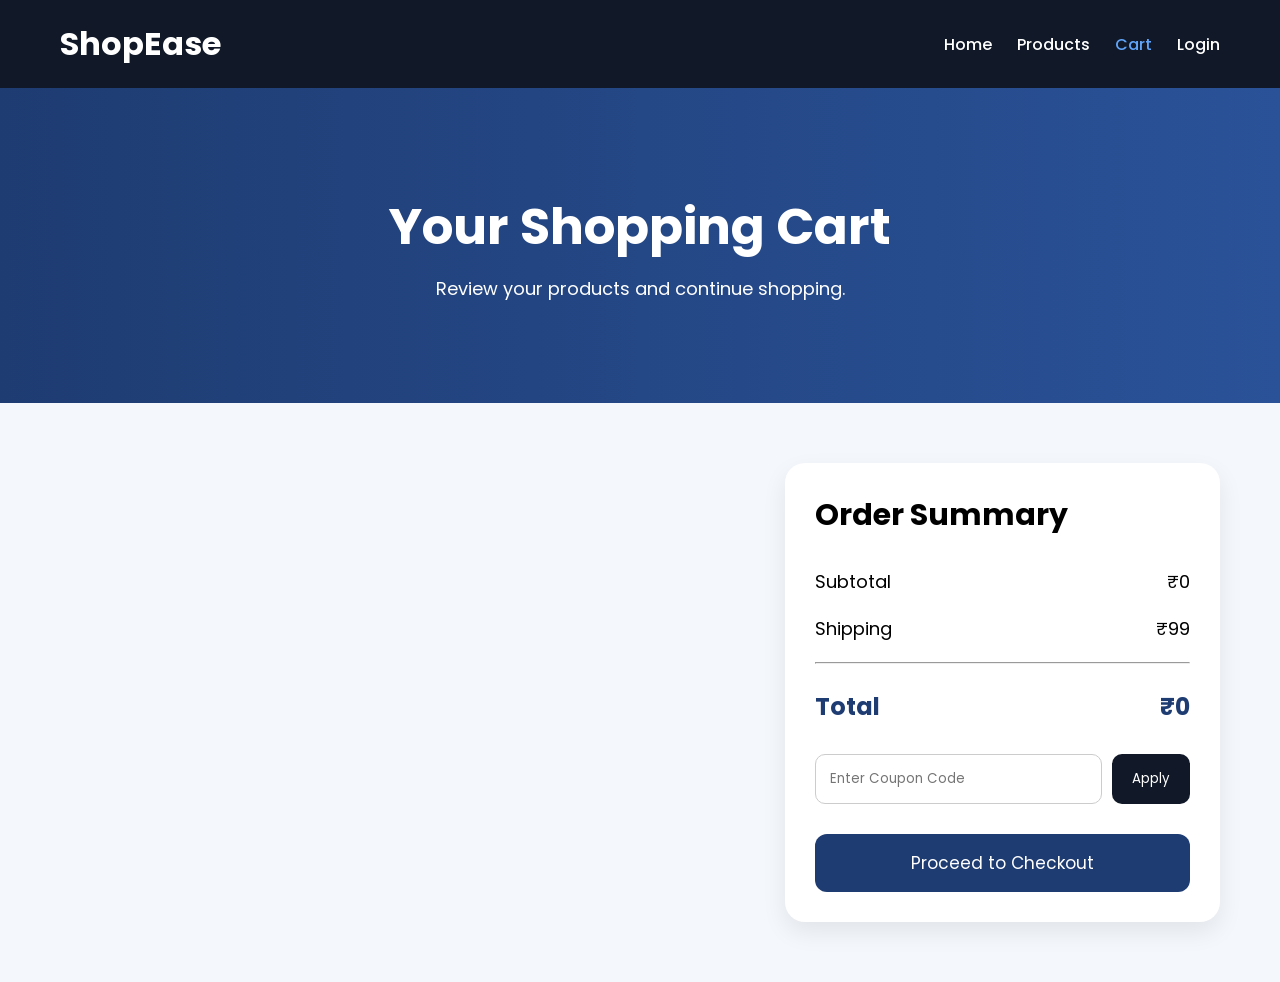
<file: ShopEase_Updated_Project/ShopEase_Updated/cart.html>
<!DOCTYPE html>
<html lang="en">
<head>
  <meta charset="UTF-8" />

  <meta name="viewport" content="width=device-width, initial-scale=1.0"/>

  <title>Cart | ShopEase</title>

  <!-- Google Font -->

  <link rel="preconnect" href="https://fonts.googleapis.com">

  <link rel="preconnect" href="https://fonts.gstatic.com" crossorigin>

  <link href="https://fonts.googleapis.com/css2?family=Poppins:wght@300;400;500;600;700&display=swap" rel="stylesheet">

  <!-- CSS -->

  <link rel="stylesheet" href="cart.css">

</head>
<body>

  <!-- Navbar -->

  <header>

    <nav class="navbar">

      <h1 class="logo">ShopEase</h1>

      <ul class="nav-links">

        <li><a href="index.html">Home</a></li>

        <li><a href="products.html">Products</a></li>

        <li><a href="cart.html" class="active">Cart</a></li>

        <li><a href="login.html">Login</a></li>

      </ul>

    </nav>

  </header>

  <!-- Hero Section -->

  <section class="cart-hero">

    <div class="hero-content">

      <h2>Your Shopping Cart</h2>

      <p>
        Review your products and continue shopping.
      </p>

    </div>

  </section>

  <!-- Cart Section -->

  <section class="cart-section">

    <div class="cart-container">

      <!-- Cart Items -->

      <div class="cart-items" id="cartItems">

      </div>

      <!-- Summary -->

      <div class="summary-card">

        <h3>Order Summary</h3>

        <div class="summary-item">

          <span>Subtotal</span>

          <span id="subtotal">₹0</span>

        </div>

        <div class="summary-item">

          <span>Shipping</span>

          <span>₹99</span>

        </div>

        <hr>

        <div class="summary-total">

          <span>Total</span>

          <span id="total">₹0</span>

        </div>

        <!-- Coupon -->

        <div class="coupon-box">

          <input
            type="text"
            placeholder="Enter Coupon Code"
          >

          <button>
            Apply
          </button>

        </div>

        <!-- Checkout -->

        <button class="checkout-btn">
          Proceed to Checkout
        </button>

      </div>

    </div>

  </section>

  <!-- JS -->

  <script src="cart.js"></script>

</body>
</html>
</file>
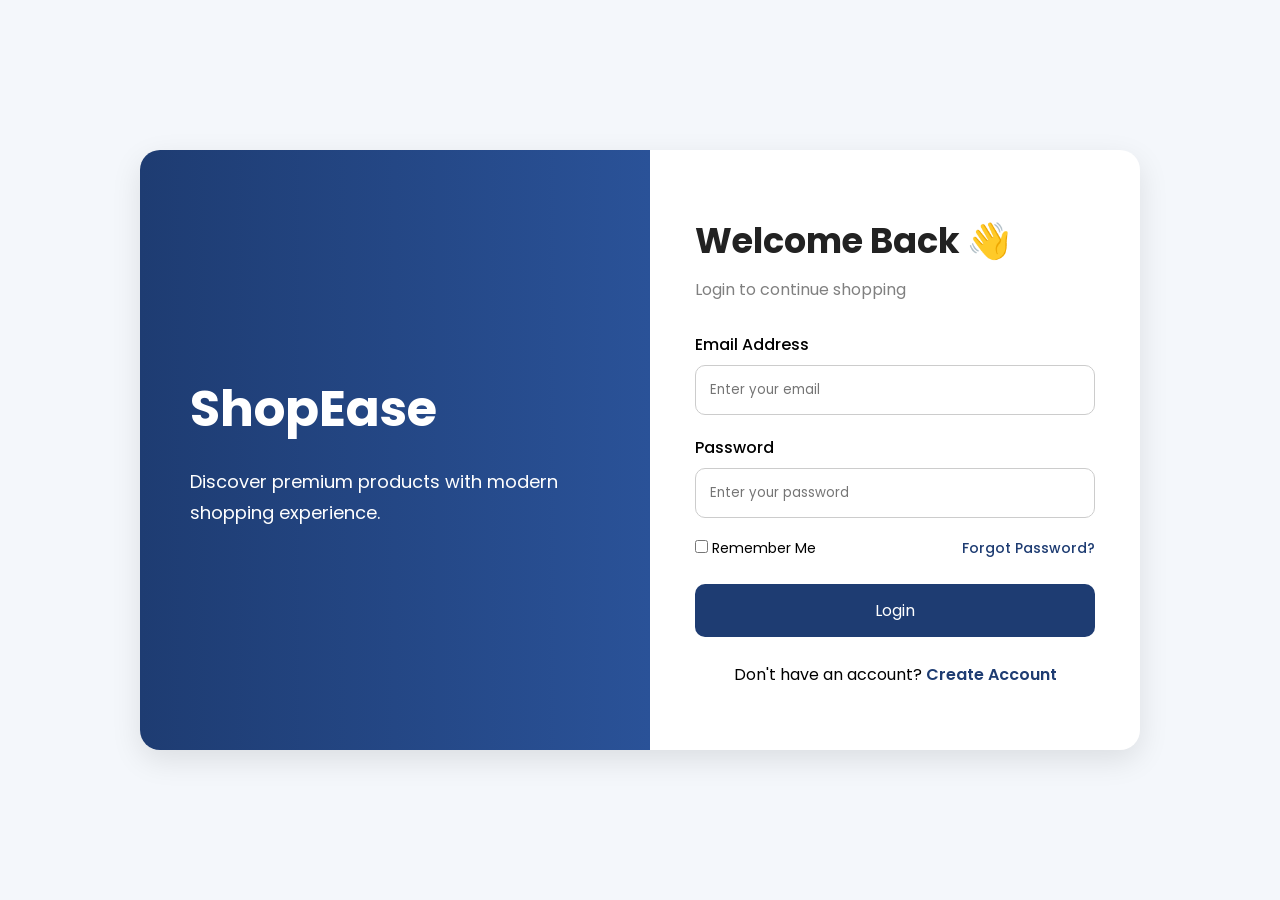
<file: ShopEase_Updated_Project/ShopEase_Updated/login.html>
<!DOCTYPE html>
<html lang="en">
<head>
  <meta charset="UTF-8">
  <meta name="viewport" content="width=device-width, initial-scale=1.0">

  <title>Login | ShopEase</title>

  <!-- Google Font -->
  <link rel="preconnect" href="https://fonts.googleapis.com">
  <link rel="preconnect" href="https://fonts.gstatic.com" crossorigin>

  <link href="https://fonts.googleapis.com/css2?family=Poppins:wght@300;400;500;600;700&display=swap" rel="stylesheet">

  <link rel="stylesheet" href="auth.css">
</head>
<body>

  <div class="container">

    <!-- Left Side -->
    <div class="left-section">

      <div class="brand">
        <h1>ShopEase</h1>
        <p>
          Discover premium products with modern shopping experience.
        </p>
      </div>

    </div>

    <!-- Right Side -->
    <div class="right-section">

      <form class="login-form" id="loginForm">

        <h2>Welcome Back 👋</h2>

        <p class="subtitle">
          Login to continue shopping
        </p>

        <!-- Email -->
        <div class="input-group">
          <label>Email Address</label>

          <input
            type="email"
            id="loginEmail"
            placeholder="Enter your email"
            required
          >
        </div>

        <!-- Password -->
        <div class="input-group">
          <label>Password</label>

          <input
            type="password"
            id="loginPassword"
            placeholder="Enter your password"
            required
          >
        </div>

        <!-- Options -->
        <div class="options">

          <label class="remember">
            <input type="checkbox">
            Remember Me
          </label>

          <a href="#">Forgot Password?</a>

        </div>

        <!-- Button -->
        <button type="submit" class="login-btn">
          Login
        </button>

        <!-- Register -->
        <p class="register-text">
          Don't have an account?
          <a href="register.html">Create Account</a>
        </p>

      </form>

    </div>

  </div>

  <script src="auth.js"></script>

</body>
</html>
</file>
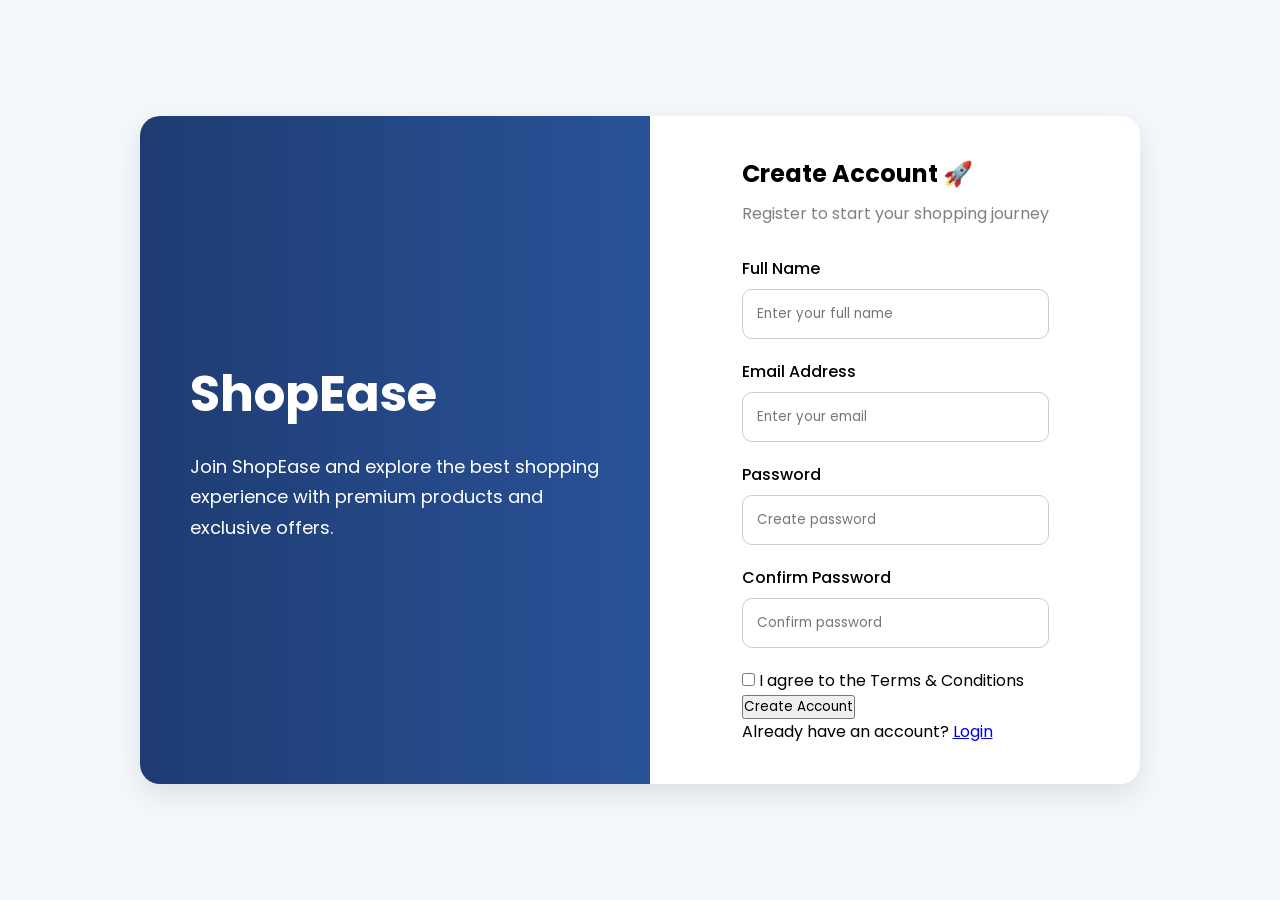
<file: ShopEase_Updated_Project/ShopEase_Updated/register.html>
<!DOCTYPE html>
<html lang="en">
<head>
  <meta charset="UTF-8">
  <meta name="viewport" content="width=device-width, initial-scale=1.0">

  <title>Create Account | ShopEase</title>

  <!-- Google Font -->
  <link rel="preconnect" href="https://fonts.googleapis.com">
  <link rel="preconnect" href="https://fonts.gstatic.com" crossorigin>

  <link href="https://fonts.googleapis.com/css2?family=Poppins:wght@300;400;500;600;700&display=swap" rel="stylesheet">

  <link rel="stylesheet" href="auth.css">
</head>
<body>

  <div class="container">

    <!-- Left Side -->
    <div class="left-section">

      <div class="brand">

        <h1>ShopEase</h1>

        <p>
          Join ShopEase and explore the best shopping experience
          with premium products and exclusive offers.
        </p>

      </div>

    </div>

    <!-- Right Side -->
    <div class="right-section">

      <form class="register-form" id="registerForm">

        <h2>Create Account 🚀</h2>

        <p class="subtitle">
          Register to start your shopping journey
        </p>

        <!-- Full Name -->
        <div class="input-group">

          <label>Full Name</label>

          <input
            type="text"
            id="registerName"
            placeholder="Enter your full name"
            required
          >

        </div>

        <!-- Email -->
        <div class="input-group">

          <label>Email Address</label>

          <input
            type="email"
            id="registerEmail"
            placeholder="Enter your email"
            required
          >

        </div>

        <!-- Password -->
        <div class="input-group">

          <label>Password</label>

          <input
            type="password"
            id="registerPassword"
            placeholder="Create password"
            required
          >

        </div>

        <!-- Confirm Password -->
        <div class="input-group">

          <label>Confirm Password</label>

          <input
            type="password"
            id="confirmPassword"
            placeholder="Confirm password"
            required
          >

        </div>

        <!-- Terms -->
        <div class="terms">

          <input type="checkbox" required>

          <span>
            I agree to the Terms & Conditions
          </span>

        </div>

        <!-- Register Button -->
        <button type="submit" class="register-btn">
          Create Account
        </button>

        <!-- Login -->
        <p class="login-text">

          Already have an account?

          <a href="login.html">
            Login
          </a>

        </p>

      </form>

    </div>

  </div>

  <script src="auth.js"></script>

</body>
</html>
</file>
<file: ShopEase_Updated_Project/ShopEase_Updated/cart.css>
*{
  margin:0;
  padding:0;
  box-sizing:border-box;
  font-family:'Poppins', sans-serif;
}

body{
  background:#f4f7fb;
}

/* Navbar */

.navbar{
  background:#111827;
  padding:20px 60px;
  display:flex;
  justify-content:space-between;
  align-items:center;
}

.logo{
  color:white;
  font-size:32px;
  font-weight:700;
}

.nav-links{
  display:flex;
  list-style:none;
  gap:25px;
}

.nav-links a{
  text-decoration:none;
  color:white;
  font-weight:500;
  transition:0.3s;
}

.nav-links a:hover,
.nav-links .active{
  color:#60a5fa;
}

/* Hero */

.cart-hero{
  height:35vh;
  background:linear-gradient(to right,#1e3c72,#2a5298);
  display:flex;
  justify-content:center;
  align-items:center;
  text-align:center;
  color:white;
}

.hero-content h2{
  font-size:50px;
  margin-bottom:10px;
}

.hero-content p{
  font-size:18px;
}

/* Cart Section */

.cart-section{
  padding:60px;
}

/* Layout */

.cart-container{
  display:grid;
  grid-template-columns:2fr 1fr;
  gap:30px;
}

/* Left Side */

.cart-items{
  display:flex;
  flex-direction:column;
  gap:25px;
}

/* Cart Card */

.cart-card{
  background:white;
  border-radius:20px;
  padding:20px;
  display:flex;
  gap:25px;
  box-shadow:0 10px 25px rgba(0,0,0,0.08);
  transition:0.3s;
}

.cart-card:hover{
  transform:translateY(-5px);
}

.cart-card img{
  width:180px;
  height:180px;
  object-fit:cover;
  border-radius:15px;
}

/* Details */

.cart-details{
  flex:1;
}

.cart-details h3{
  font-size:26px;
  margin-bottom:10px;
}

.cart-details p{
  color:gray;
  line-height:1.6;
  margin-bottom:15px;
}

.cart-details h4{
  color:#1e3c72;
  font-size:24px;
  margin-bottom:20px;
}

/* Actions */

.cart-actions{
  display:flex;
  justify-content:space-between;
  align-items:center;
}

/* Quantity */

.quantity{
  display:flex;
  align-items:center;
  gap:12px;
}

.quantity button{
  width:38px;
  height:38px;
  border:none;
  border-radius:10px;
  background:#1e3c72;
  color:white;
  font-size:18px;
  cursor:pointer;
}

.quantity span{
  font-size:18px;
  font-weight:600;
}

/* Remove Button */

.remove-btn{
  padding:12px 18px;
  border:none;
  border-radius:10px;
  background:#ef4444;
  color:white;
  cursor:pointer;
  transition:0.3s;
}

.remove-btn:hover{
  background:#dc2626;
}

/* Summary Card */

.summary-card{
  background:white;
  border-radius:20px;
  padding:30px;
  height:fit-content;
  box-shadow:0 10px 25px rgba(0,0,0,0.08);
}

.summary-card h3{
  font-size:30px;
  margin-bottom:30px;
}

/* Summary Items */

.summary-item{
  display:flex;
  justify-content:space-between;
  margin-bottom:20px;
  font-size:18px;
}

.summary-total{
  display:flex;
  justify-content:space-between;
  margin-top:25px;
  font-size:24px;
  font-weight:700;
  color:#1e3c72;
}

/* Coupon */

.coupon-box{
  display:flex;
  margin-top:30px;
  gap:10px;
}

.coupon-box input{
  flex:1;
  padding:14px;
  border:1px solid #ccc;
  border-radius:10px;
  outline:none;
}

.coupon-box button{
  padding:14px 20px;
  border:none;
  border-radius:10px;
  background:#111827;
  color:white;
  cursor:pointer;
}

/* Checkout */

.checkout-btn{
  width:100%;
  margin-top:30px;
  padding:16px;
  border:none;
  border-radius:12px;
  background:#1e3c72;
  color:white;
  font-size:17px;
  cursor:pointer;
  transition:0.3s;
}

.checkout-btn:hover{
  background:#16325c;
}

/* Responsive */

@media(max-width:900px){

  .cart-container{
    grid-template-columns:1fr;
  }

}

@media(max-width:768px){

  .navbar{
    flex-direction:column;
    gap:20px;
    padding:20px;
  }

  .cart-section{
    padding:20px;
  }

  .cart-card{
    flex-direction:column;
  }

  .cart-card img{
    width:100%;
    height:250px;
  }

  .cart-actions{
    flex-direction:column;
    gap:20px;
    align-items:flex-start;
  }

  .hero-content h2{
    font-size:38px;
  }

}
</file>
<file: ShopEase_Updated_Project/ShopEase_Updated/auth.css>
*{
  margin:0;
  padding:0;
  box-sizing:border-box;
  font-family:'Poppins', sans-serif;
}

body{
  min-height:100vh;
  display:flex;
  justify-content:center;
  align-items:center;
  background:#f4f7fb;
}

.container{
  width:1000px;
  max-width:95%;
  min-height:600px;
  display:flex;
  border-radius:20px;
  overflow:hidden;
  background:white;
  box-shadow:0 10px 30px rgba(0,0,0,0.1);
}

/* Left Side */

.left-section{
  flex:1;
  background:linear-gradient(to right,#1e3c72,#2a5298);
  color:white;
  display:flex;
  justify-content:center;
  align-items:center;
  padding:50px;
}

.brand h1{
  font-size:50px;
  margin-bottom:20px;
}

.brand p{
  font-size:18px;
  line-height:1.7;
}

/* Right Side */

.right-section{
  flex:1;
  display:flex;
  justify-content:center;
  align-items:center;
  padding:40px;
}

.login-form{
  width:100%;
  max-width:400px;
}

.login-form h2{
  font-size:35px;
  color:#222;
}

.subtitle{
  margin:10px 0 30px;
  color:gray;
}

/* Inputs */

.input-group{
  margin-bottom:20px;
}

.input-group label{
  display:block;
  margin-bottom:8px;
  font-weight:500;
}

.input-group input{
  width:100%;
  padding:14px;
  border:1px solid #ccc;
  border-radius:10px;
  outline:none;
  transition:0.3s;
}

.input-group input:focus{
  border-color:#1e3c72;
}

/* Options */

.options{
  display:flex;
  justify-content:space-between;
  align-items:center;
  margin-bottom:25px;
  font-size:14px;
}

.options a{
  text-decoration:none;
  color:#1e3c72;
  font-weight:500;
}

/* Button */

.login-btn{
  width:100%;
  padding:14px;
  border:none;
  border-radius:10px;
  background:#1e3c72;
  color:white;
  font-size:16px;
  cursor:pointer;
  transition:0.3s;
}

.login-btn:hover{
  background:#16325c;
}

/* Register */

.register-text{
  text-align:center;
  margin-top:25px;
}

.register-text a{
  text-decoration:none;
  color:#1e3c72;
  font-weight:600;
}

/* Responsive */

@media(max-width:768px){

  .container{
    flex-direction:column;
  }

  .left-section{
    padding:30px;
    text-align:center;
  }

  .brand h1{
    font-size:40px;
  }

}
</file>
